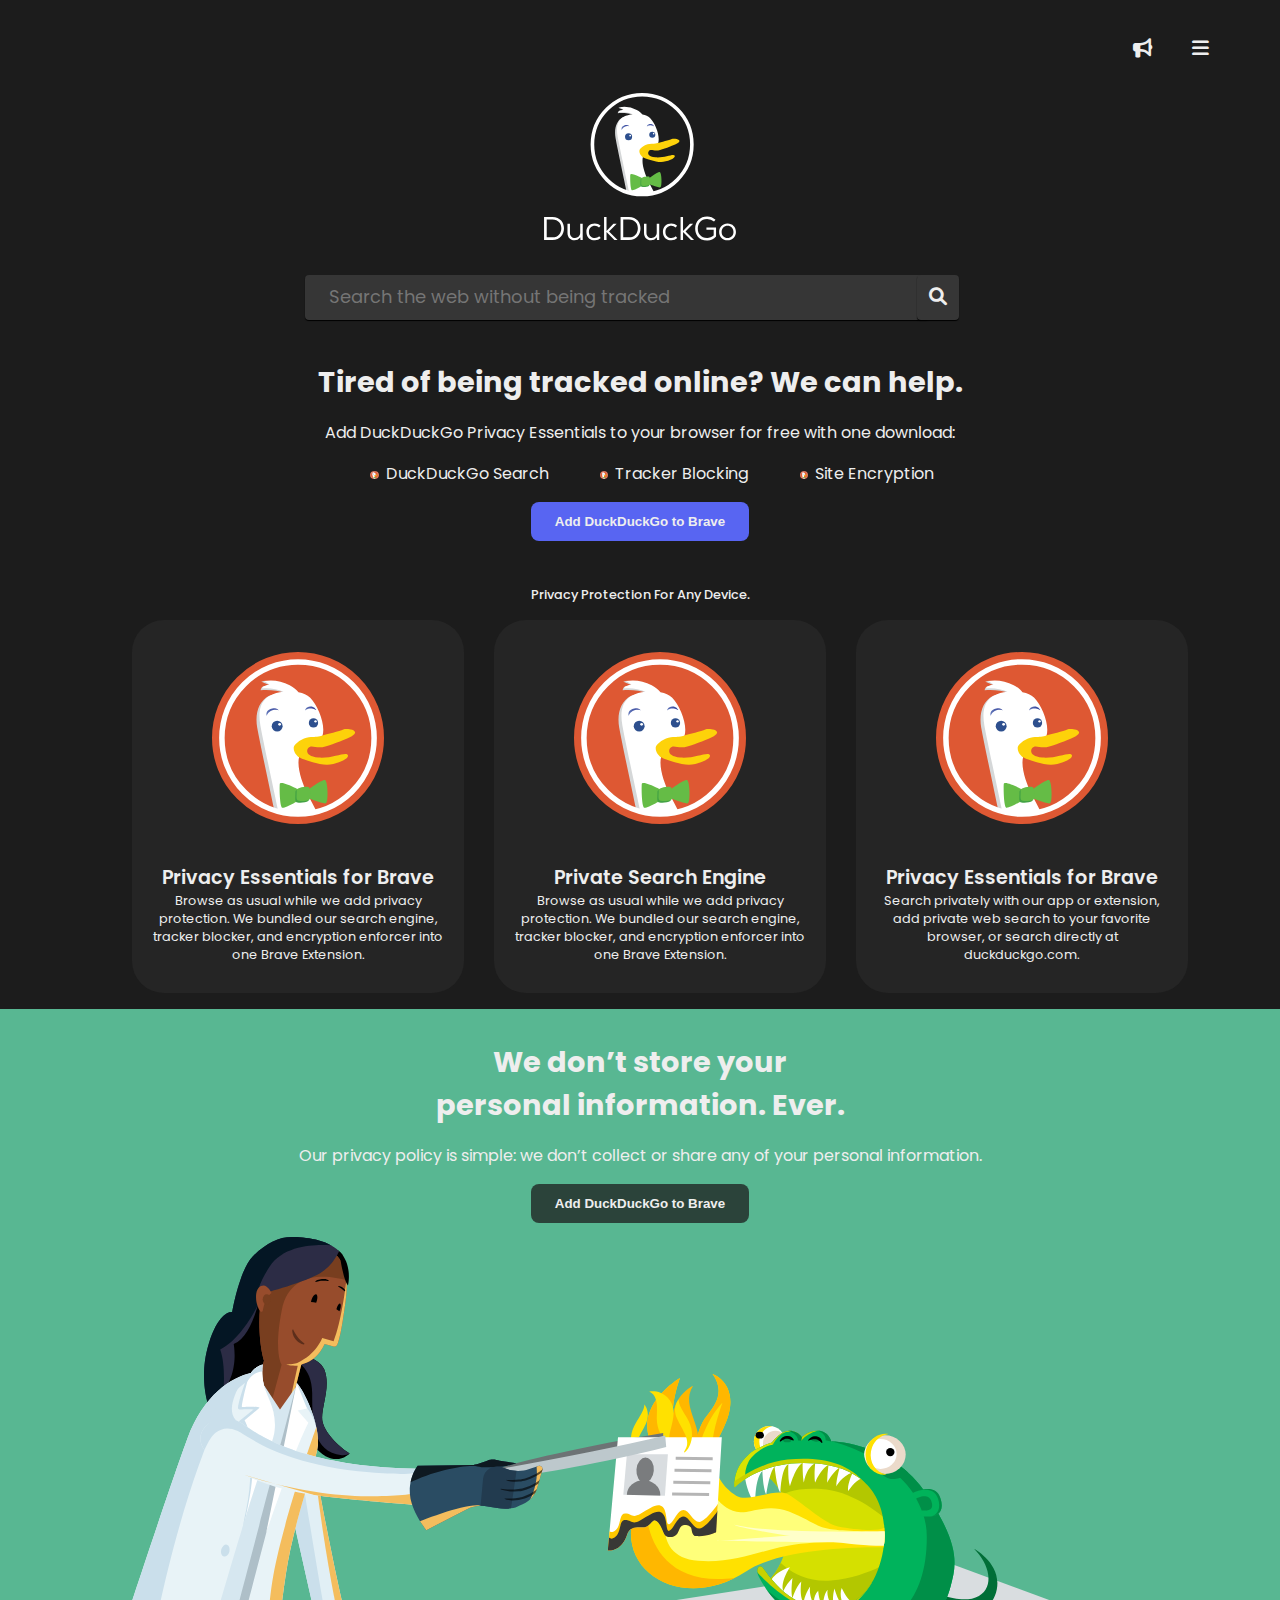
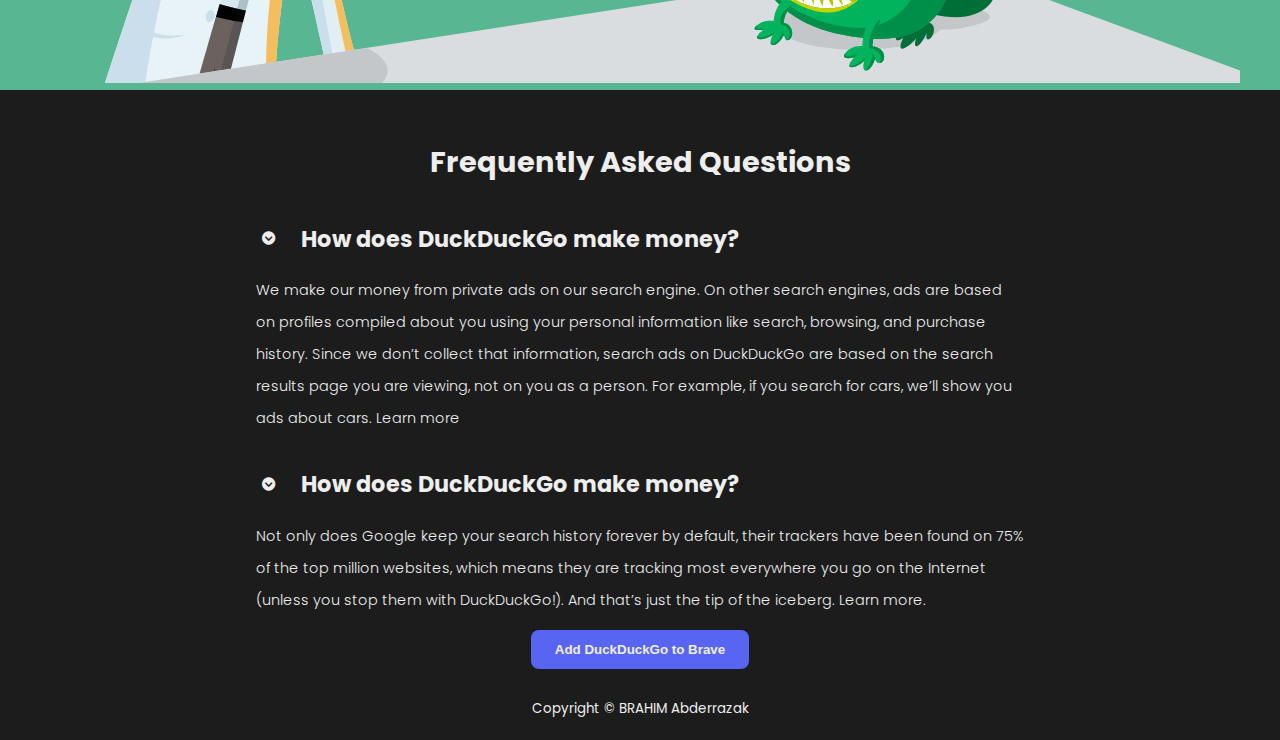
<file: duckduckgo_clone/index.html>
<!DOCTYPE html>
<html lang="en">
<head>
    <meta charset="UTF-8">
    <meta http-equiv="X-UA-Compatible" content="IE=edge">
    <meta name="viewport" content="width=device-width, initial-scale=1.0">
    <link rel="stylesheet" href="css/style.css">
    <link href="https://fonts.googleapis.com/css2?family=Poppins:wght@100;200;300;400;500;600;700;800;900&display=swap" rel="stylesheet">
    <link rel="stylesheet" href="https://cdnjs.cloudflare.com/ajax/libs/font-awesome/6.0.0/css/all.min.css"
        integrity="sha512-9usAa10IRO0HhonpyAIVpjrylPvoDwiPUiKdWk5t3PyolY1cOd4DSE0Ga+ri4AuTroPR5aQvXU9xC6qOPnzFeg=="
        crossorigin="anonymous" referrerpolicy="no-referrer" />
    <link rel="icon" href="img/favicon.svg" type="image/x-icon">
    <title>DuckDuckGo -- Privacy, simplified, duckduckgo.com</title>
</head>
<body>
    <header class="header">
        <nav class="nav-bar">
            <button class="icon-btn icon-btn-lg"><i class="fa-solid fa-bullhorn"></i></button>
            <button class="icon-btn icon-btn-lg sidebar_btn"><i class="fa-solid fa-bars"></i></button>
        </nav>
    </header>
    <aside class="sidebar invisible">
        <button class="icon-btn icon-btn-lg close-button sidebar_btn"><i class="fa-solid fa-times"></i></button>
        <h6>Settings</h6>
        <ul class="menu-list">
            <li><a href="#">Themes</a></li>
            <li><a href="#">All Settings</a></li>
            <li><a href="#">!Bang Search Shortcuts</a></li>
        </ul>
    </aside>
    <main class="main">
        <div class="container"></div>
        <img src="img/logo.svg" alt="logo" class="logo">
        <div class="searchbar">
            <input type="text" name="" id="" class="form-control" placeholder="Search the web without being tracked">
            <button class="btn btn-dark"><i class="fa-solid fa-search"></i></button>
        </div>
        <div class="tag-div">
            <div class="container">
                <h1 class="tagline">Tired of being tracked online? We can help.</h1>
                <p>Add DuckDuckGo Privacy Essentials to your browser for free with one download:</p>
                <ul class="inline-ul checkmark-ul">
                    <li>DuckDuckGo Search</li>
                    <li>Tracker Blocking</li>
                    <li>Site Encryption</li>
                </ul>
                <button class="btn btn-primary">Add DuckDuckGo to Brave</button>
            </div>
        </div>
        <div class="features-div">
            <div class="container">
                <h3 class="tagline">Privacy Protection For Any Device.</h3>
                <ul class="cards-list">
                    <div class="card">
                        <img src="img/favicon.svg">
                        <h2>Privacy Essentials for Brave</h2>
                        <p>Browse as usual while we add privacy protection. We bundled our search engine, tracker blocker, and encryption enforcer into one Brave Extension.</p>
                    </div>
                    <div class="card">
                        <img src="img/favicon.svg">
                        <h2>Private Search Engine</h2>
                        <p>Browse as usual while we add privacy protection. We bundled our search engine, tracker blocker, and encryption enforcer into one Brave Extension.</p>
                    </div>
                    <div class="card">
                        <img src="img/favicon.svg">
                        <h2>Privacy Essentials for Brave</h2>
                        <p>Search privately with our app or extension, add private web search to your favorite browser, or search directly at duckduckgo.com.</p>
                    </div>
                </ul>
            </div>
        </div>
        <div class="main-feature-div">
            <div>
                <h1 class="tagline">We don’t store your<br> personal information. Ever.</h1>
                <p>Our privacy policy is simple: we don’t collect
                or share any of your personal information.</p>
                <button class="btn btn-dark">Add DuckDuckGo to Brave</button>
            </div>
            <img src="img/bottom.svg" alt="" srcset="">
        </div>
        <div class="faq-div">
            <div class="container">
                <h1>Frequently Asked Questions</h1>
                <div class="faq">
                    <div class="question">
                        <button class="icon-btn"><i class="fa-solid fa-circle-chevron-down"></i></button>
                        <h2>How does DuckDuckGo make money?</h2>
                    </div>
                    <div class="answer">
                        <p style="margin-top:0px">We make our money from private ads on our search engine. On other search engines, ads are based on profiles compiled about you using your personal information like search, browsing, and purchase history. Since we don’t collect that information, search ads on DuckDuckGo are based on the search results page you are viewing, not on you as a person. For example, if you search for cars, we’ll show you ads about cars. Learn more</p>
                    </div>
                </div>
                <div class="faq">
                    <div class="question">
                        <button class="icon-btn"><i class="fa-solid fa-circle-chevron-down"></i></button>
                        <h2>How does DuckDuckGo make money?</h2>
                    </div>
                    <div class="answer">
                        <p style="margin-top:0px">Not only does Google keep your search history forever by default, their trackers have been found on 75% of the top million websites, which means they are tracking most everywhere you go on the Internet (unless you stop them with DuckDuckGo!). And that’s just the tip of the iceberg. Learn more.</p>
                    </div>
                </div>
            </div>
        </div>
        <div style="margin-bottom: 1rem;">
            <button class="btn btn-primary">Add DuckDuckGo to Brave</button>
        </div>
    </main>
    <footer>
        <p class="muted"> Copyright &copy; BRAHIM Abderrazak</p>
    </footer>
    <script src="js/script.js"></script>
</body>
</html>
</file>
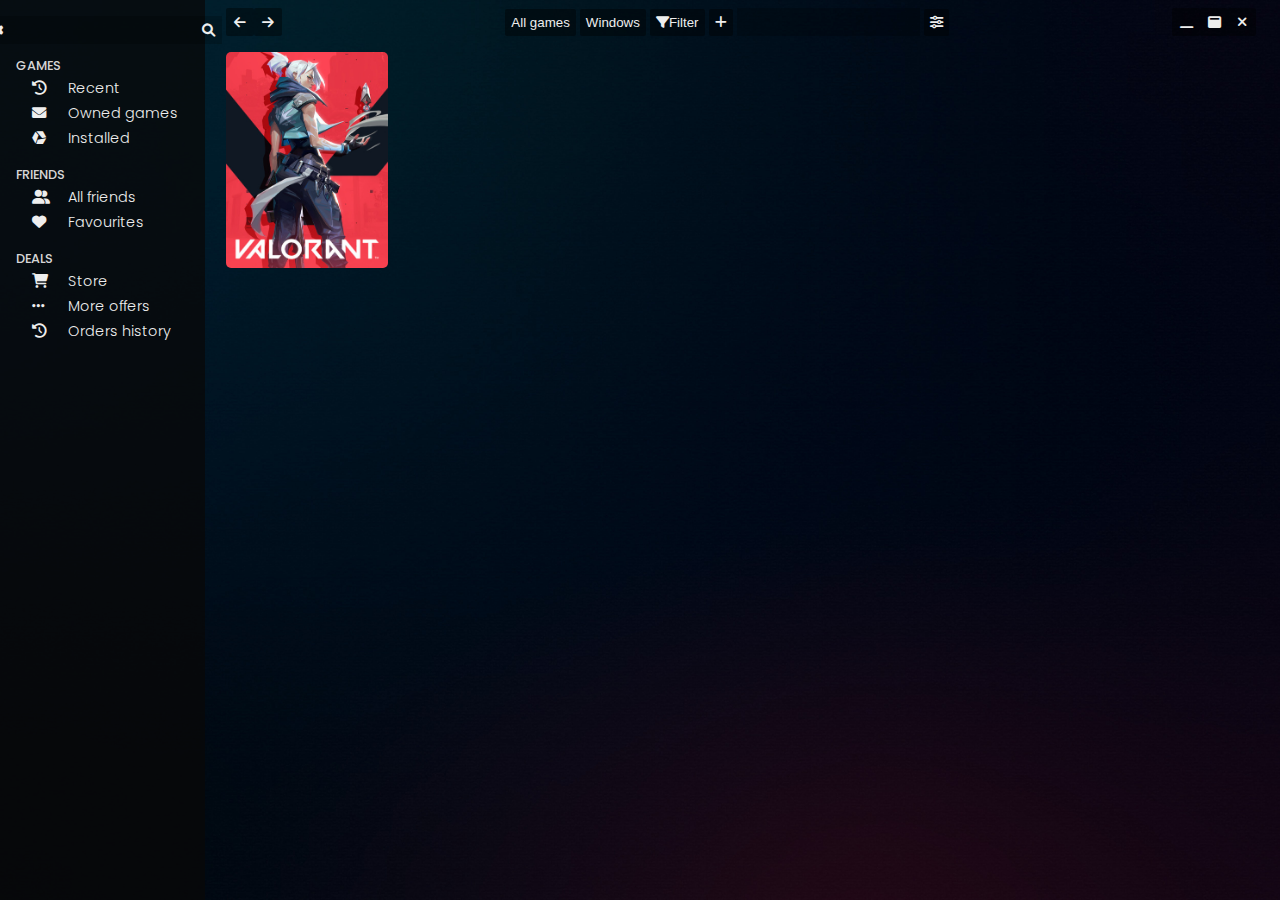
<file: game_launcher/index.html>
<!DOCTYPE html>
<html lang="en">
<head>
    <meta charset="UTF-8">
    <meta http-equiv="X-UA-Compatible" content="IE=edge">
    <meta name="viewport" content="width=device-width, initial-scale=1.0">
    <link rel="stylesheet" href="css/styles.css">
    <link rel="preconnect" href="https://fonts.googleapis.com">
    <link rel="preconnect" href="https://fonts.gstatic.com" crossorigin>
    <link href="https://fonts.googleapis.com/css2?family=Poppins:wght@100;200;300;400;500;600;700;800;900&display=swap" rel="stylesheet">
    <link rel="stylesheet" href="https://cdnjs.cloudflare.com/ajax/libs/font-awesome/6.0.0/css/all.min.css"/>
    <link rel="icon" href="img/favicon.svg" type="image/x-icon">
    <title>Document</title>
</head>
<body>
    <aside class="sidebar">
        <div class="searchbar">
            <button class="btn icon_btn"><i class="fa-solid fa-cog"></i></button>
            <input type="text" name="" id="" class="form-control">
            <button class="btn icon_btn"><i class="fa-solid fa-search"></i></button>
        </div>
        <h3>GAMES</h3>
        <ul>
            <li><a href="#"><i class="fa-solid fa-clock-rotate-left"></i> Recent </a></li>
            <li><a href="#"><i class="fa-solid fa-envelope"></i> Owned games</a></li>
            <li><a href="#"><i class="fa-brands fa-instalod"></i> Installed</a></li>
        </ul>
        <h3>FRIENDS</h3>
        <ul>
            <li><a href="#"><i class="fa-solid fa-user-group"></i> All friends</a></li>
            <li><a href="#"><i class="fa-solid fa-heart"></i> Favourites</a></li>
        </ul>
        <h3>DEALS</h3>
        <ul>
            <li><a href="#"><i class="fa-solid fa-cart-shopping"></i> Store</a></li>
            <li><a href="#"><i class="fa-solid fa-ellipsis"></i> More offers</a></li>
            <li><a href="#"><i class="fa-solid fa-clock-rotate-left"></i> Orders history</a></li>
        </ul>
    </aside>
    <main class="main">
        <header class="header">
            <div class="btn-group">
                <button class="btn icon_btn darker_btn"><i class="fa-solid fa-arrow-left"></i></button>
                <button class="btn icon_btn darker_btn"><i class="fa-solid fa-arrow-right"></i></button>
            </div>
            <div class="searchbar">
                <button class="btn darker_btn">All games</button>
                <button class="btn darker_btn">Windows</button>
                <button class="btn darker_btn"><i class="fa-solid fa-filter"></i>Filter</button>
                <button class="btn darker_btn"><i class="fa-solid fa-plus"></i></button>
                <input type="text" name="" id="" class="form-control">
                <button class="btn darker_btn"><i class="fa-solid fa-sliders"></i></button>
            </div>
            <div class="btn-group">
                <button class="btn icon_btn darker_btn"><i class="fa-solid fa-window-minimize"></i></button>
                <button class="btn icon_btn darker_btn"><i class="fa-solid fa-window-maximize"></i></button>
                <button class="btn icon_btn darker_btn"><i class="fa-solid fa-xmark"></i></button>
            </div>
        </header>
        <section class="game-library">
            <div>
                <img class="card" src="img/valorant.jpg">
                <span class="tooltip"> Valorant</span>
            </div>
        </section>
    </main>
</body>
</html>
</file>
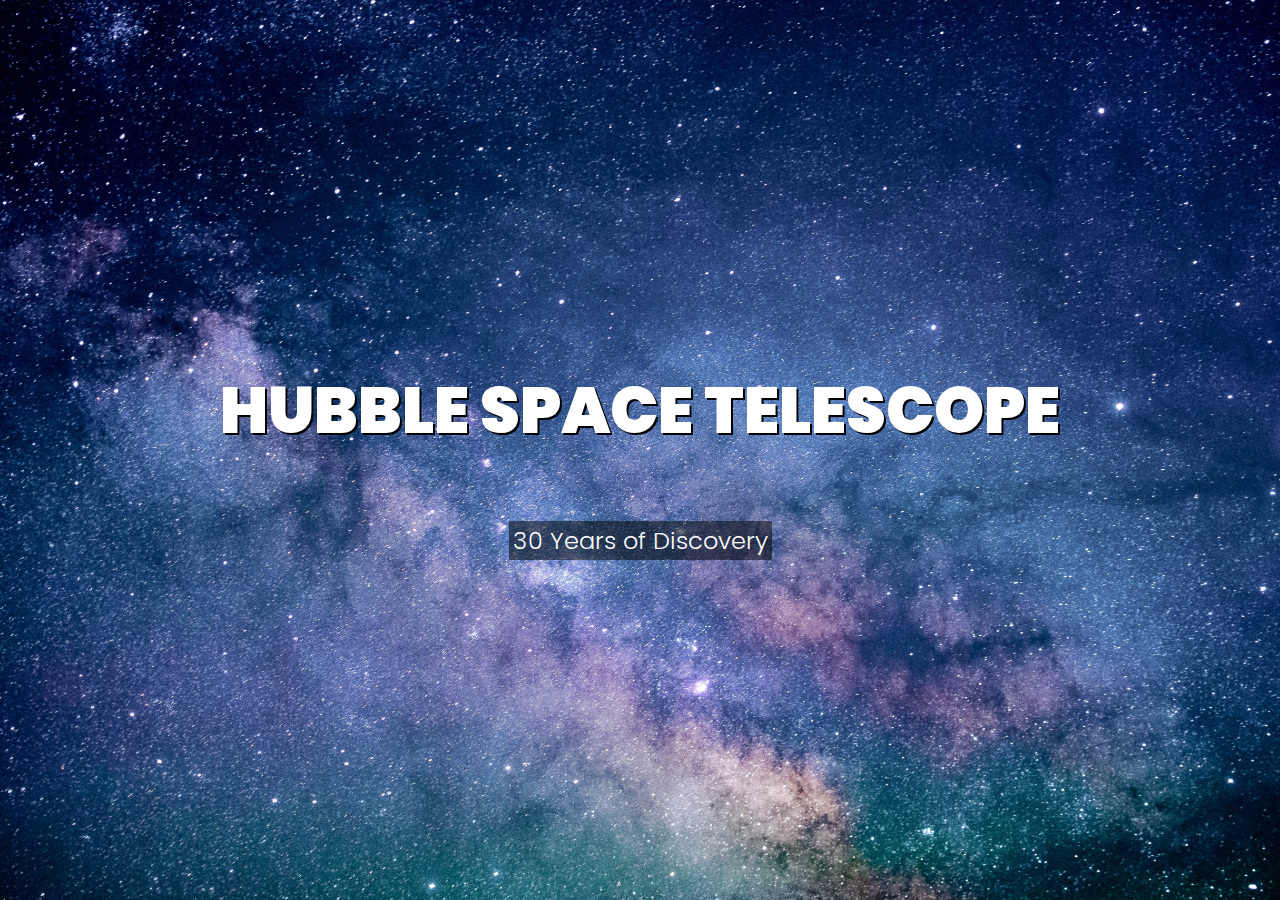
<file: landing_page/index.html>
<!DOCTYPE html>
<html lang="en">
<head>
    <meta charset="UTF-8">
    <meta http-equiv="X-UA-Compatible" content="IE=edge">
    <meta name="viewport" content="width=device-width, initial-scale=1.0">
    <link rel="stylesheet" href="style.css">
    <link rel="preconnect" href="https://fonts.googleapis.com">
    <link rel="preconnect" href="https://fonts.gstatic.com" crossorigin>
    <link href="https://fonts.googleapis.com/css2?family=Poppins:wght@300;900&display=swap" rel="stylesheet">
    <title>Document</title>
</head>
<body>
    <div class="container">
        <h1 class="title">HUBBLE SPACE TELESCOPE</h1>
        <h2 class="subtitle">30 Years of Discovery</h2>
    </div>
</body>
</html>
</file>
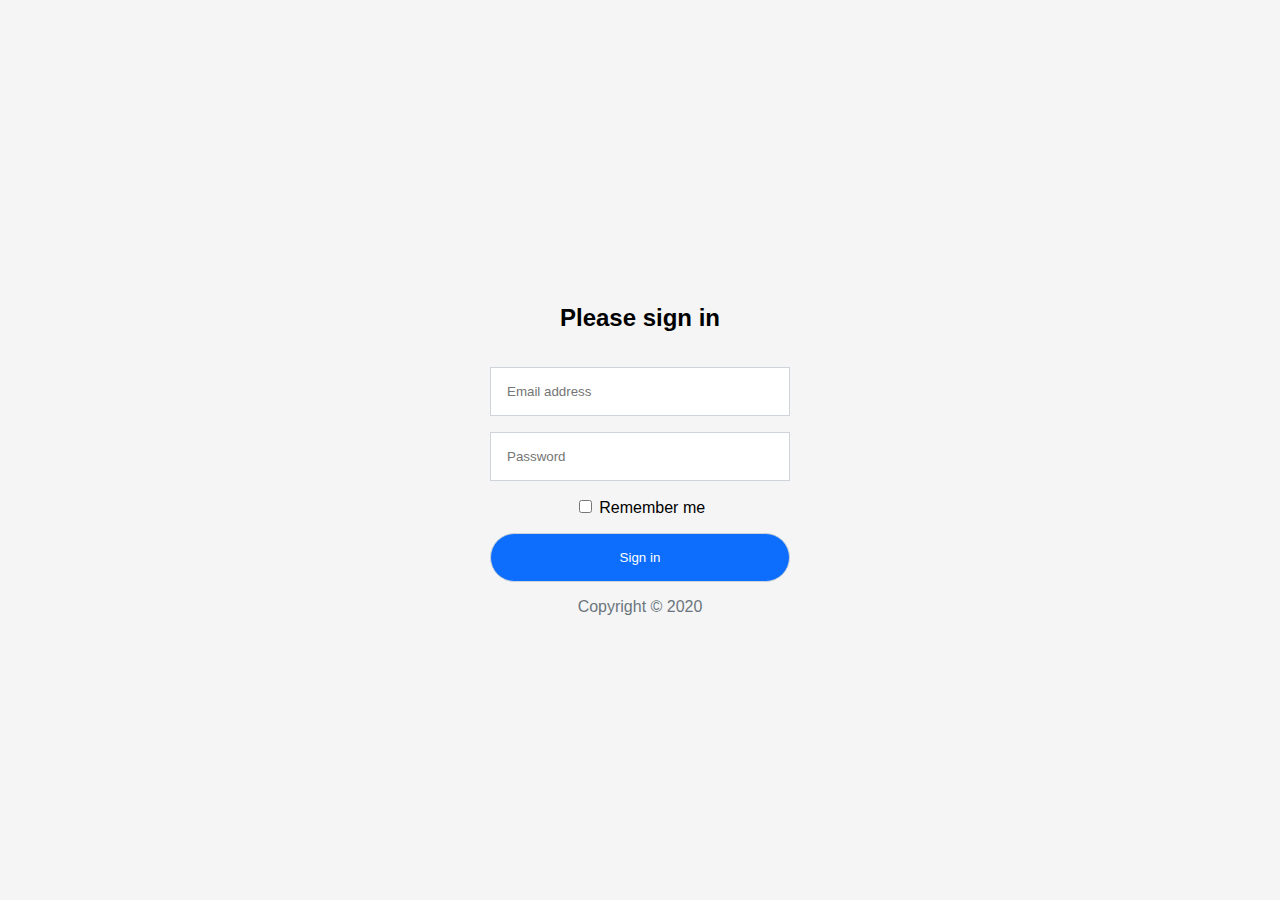
<file: login_page/index.html>
<!DOCTYPE html>
<html lang="en">
<head>
    <meta charset="UTF-8">
    <meta http-equiv="X-UA-Compatible" content="IE=edge">
    <meta name="viewport" content="width=device-width, initial-scale=1.0">
    <link rel="stylesheet" href="style.css">
    <link rel="preconnect" href="https://fonts.googleapis.com">
    <link rel="preconnect" href="https://fonts.gstatic.com" crossorigin>
    <link href="https://fonts.googleapis.com/css2?family=Poppins:wght@300;900&display=swap" rel="stylesheet">
    <link rel="stylesheet" href="https://cdnjs.cloudflare.com/ajax/libs/font-awesome/6.0.0/css/all.min.css" integrity="sha512-9usAa10IRO0HhonpyAIVpjrylPvoDwiPUiKdWk5t3PyolY1cOd4DSE0Ga+ri4AuTroPR5aQvXU9xC6qOPnzFeg==" crossorigin="anonymous" referrerpolicy="no-referrer" />
    <title>Document</title>
</head>
<body>
    <div class="container">
        <form class="login-form">
            <h2> Please sign in</h2>
            <div class="form-group">
                <input class="form-control" type="text" name="" id="" placeholder="Email address">
            </div>
            <div class="form-group">
                <input class="form-control" type="password" name="" id="" placeholder="Password">
            </div>
            <div class="form-group">
                <input type="checkbox" name="" id="remember">
                <label for="remember">Remember me</label>
            </div>
            <div class="form-group">
                <input class="btn" type="submit" value="Sign in">
            </div>
            <div class="form-group">
                <p class="muted">Copyright &copy; 2020</p>
            </div>
        </form>
    </div>
</body>
</html>
</file>
<file: duckduckgo_clone/css/style.css>
:root{
    --dark-color : #1c1c1c;
    --dark-light-color : #363636;
    --light-color : #eeeeee;
    --primary-color: #5865F2;
}
body{
    background-color: var(--dark-color);
    color: var(--light-color);
    font-family: 'Poppins', sans-serif;
    box-sizing: border-box;
    text-align: center;
}
h1{
    font-size: 1.8rem;
}
h2{
    font-size: 1.4rem;
}
h3{
    font-size: 0.8rem;
}
*::placeholder{
    font-family: 'Poppins', sans-serif;
}

.icon-btn{
    display: flex;
    justify-content: center;
    align-items: center;
    background-color: rgba(0, 0, 0, 0);
    border: none;
    outline: 0;
    color: var(--light-color);
    cursor: pointer;
}
.icon-btn-lg{
    width:48px;
    height:48px;
}
.icon-btn-lg > i{
    font-size: 1.2rem;
}

.nav-bar{
    display: flex;
    justify-content: flex-end;
    gap: 10px;
    padding: 1rem 3rem;
}

.main{
    display: flex;
    align-items: center;
    flex-direction: column;
    
}

.logo{
    width:12rem;
    width:12rem;
    margin-bottom: 2rem;
}

.searchbar{
    margin-bottom: 1.4rem;
}

.searchbar input{
    width: 36rem;
    padding: 0.75rem 1.5rem;
    margin: 0;
    border: none;
    border-radius: 4px;
    outline: 0;
    background-color: var(--dark-light-color);
    font-size: large;
    box-shadow: 0px 1px 1px #000000;
}
.searchbar button{
    position: relative;
    left: -16px;
    padding: 0.75rem 0.75rem;
    margin: 0;
    border-radius: 4px;
    background-color: var(--dark-light-color);
    color: var(--light-color);
    box-shadow: 0px 1px 1px #000000;
    font-size: large;
}

.btn{
    padding: .75rem 1.5rem;
    border-radius: 0.5rem;
    outline: 0;
    border: none;
}
.btn-primary{
    background-color: var(--primary-color);
    color: var(--light-color);
    font-weight: 600;
}
.btn-dark{
    background-color: rgba(28, 28, 28, 0.75);
    color: var(--light-color);
    font-weight: 600;
}

.tag-div{
    margin-bottom: 2rem;
}
.tag-div h1{
    margin-bottom: .75rem;
}

.inline-ul{
    display: flex;
    flex-direction: row;
    flex-wrap: wrap;
    gap: 10px;
    justify-content: space-around;
}
.checkmark-ul{
    list-style: url("../img/favicon.svg");
}

.features-div h3{
    font-weight: 500;
    margin-bottom: .75rem;
}

.cards-list{
    display: flex;
    flex-direction: row;
    flex-wrap: wrap;
    gap: 30px;
    justify-content:center;
}
.card{
    border-radius: 2rem;
    padding: 1rem 1rem;
    max-width: 30ch;
    background-color: #252525;
}
.card img{
    margin: 1rem 4rem;
    width:auto
}
.card h2{
    font-weight: 600;
    font-size: 1.2rem;
    margin-bottom: 0;
}
.card p{
    margin-top: 0;
    font-size: 0.8rem;
}

.main-feature-div{
    padding-top: 2rem;
    padding-bottom: 0;
    margin-bottom: 2rem;
    width: 100vw;
    background-color: #58b792;
    text-align: center;
}
.main-feature-div::before{
    background-image: url('../img/logo.svg');
    background-repeat: no-repeat;
    background-size: cover;
    content:" ";
}
.main-feature-div h1{
    margin: auto;
}
.container{
    max-width: 1140px;
    margin-right: auto;
    margin-left: auto;
}
.faq-div{
    max-width: 768px;
}
.faq{
    text-align: left;
}

.faq p{
    font-weight: 300;
    line-height: 2rem;
    font-size: 0.9rem;
}

.question{
    display:flex;
    flex-direction: row;
    align-items: center;
    gap: 20px
}

.sidebar{
    position: fixed;
    right: 0;
    left: 80%;
    background-color: #363636;
    top: 0;
    bottom: 0;
    text-align: left;
    padding: 0rem 1rem;
}
.sidebar h6{
    margin-bottom: 0;
}
.sidebar .menu-list{
    margin-top: 0.5rem;
    list-style: none;
    padding-left: 1rem;
    font-size: 0.8rem;
}
.sidebar .menu-list a{
    text-decoration: none;
    color:#eeeeee;
}


.muted {
    color:#eeeeee;
    font-size: smaller;
}
.invisible {
    display: none;
}
.close-button{
    position: fixed;
    right: 0rem;
    top: 0.5rem;
}
footer{
    display: flex;
    justify-content: center;
}
</file>
<file: game_launcher/css/styles.css>
:root{
   --color-bg-dark : #181818;
   --color-text-light: #eeeeee;
   --color-text-light2: #d6d6d6;
   --color-text-light-hover: #c5c5c5;
   --color-transparent: rgba(0,0,0,0);
}
*, *::after, *::before{
    box-sizing: border-box;
}
body {
  font-family: 'Poppins', sans-serif;
  background-image: url('../img/bg.jpg');
  background-repeat: no-repeat;
  background-size: 100vw 100vh;
  color: var(--color-text-light);
}
img{
    width:100%;
    height:auto;
}
h1{
    font-size: 1.6rem;
}
h2{
    font-size: 1.2rem;
}
h3{
    font-size: 0.8rem;
}
p{
    font-size: 0.6rem;
}

.btn{
    background-color: rgba(0,0,0,0.2);
    padding: 6px;
    color: var(--color-text-light);
    outline: 0;
    border: none;
    cursor: pointer;
}
.icon_btn{
    width:28px;
    height:28px;
    text-align: center;
}
.darker_btn{
    background-color: rgba(0,0,0,0.4);
    border-radius: 2px;
}


/* SIDE BAR */
.sidebar i{
    height: auto;
    width: 16px;
    margin-right: 1rem;
}
.sidebar{
    position: absolute;
    top: 0;
    left: 0;
    max-width: 16%;
    height: 100vh;
    padding: 1rem;
    background-color: rgba(8, 8, 8, 0.75);
}
.sidebar .searchbar{
    display: flex;
    flex-wrap: nowrap;
    flex-direction: row;
    flex-shrink: 5;
    justify-content: center;
    align-items: center;
}
.sidebar .searchbar input{
    background-color: rgba(0,0,0,0.2);
    padding: 0.2rem;
    color: var(--color-text-light2);
    height: 28px;
    outline: 0;
    border: 0;
}
.sidebar .searchbar button{
    background-color: rgba(0,0,0,0.2);
}
.sidebar h3{
    margin-bottom: 0;
    color: var(--color-text-light2);
    font-weight: 500;
}
.sidebar ul{
    list-style: none;
    margin-top: 0;
    padding-left: 1rem;
}
.sidebar ul li a{
    text-decoration: none;
    color: var(--color-text-light);
    font-size: 0.9rem;
    font-weight: 300;
}
.sidebar ul li a:hover{
    color: var(--color-text-light-hover);
}
.header{
    padding: 0 1rem 0 1rem;
    display: flex;
    flex-direction: row;
    flex-wrap: nowrap;
    justify-content: space-between;
}
.header input{
    background-color: rgba(0,0,0,0.2);
    padding: 0.2rem;
    color: var(--color-text-light2);
    height: 100%;
    outline: 0;
    border: none;
}
.btn-group{
    display:flex;
    flex-direction: row;
    flex-wrap: nowrap;
}
.game-library{
    padding: 1rem;
    display: flex;
    flex-direction: row;
    flex-wrap: wrap;
    gap: 10px;
}
.card{
    width: 162px;
    height: auto;
    border-radius: 5px;
    transition: 0.2s;
}
.card:hover{
    filter: brightness(0.4);
}
.tooltip{
    opacity: 0;
    position: relative;
    margin: 0;
    top: -50%;
    left: -50%;
    transition: 0.2s;
    visibility: hidden;
    cursor: default;
}
.card:hover+.tooltip{
    opacity: 1;
    visibility: visible;
}
.main{
    margin-left: 16%;
}
</file>
<file: landing_page/style.css>
body{
    margin: 0;
    padding: 0;
}
.container{
    background: url("bg.jpg");
    background-size: cover;
    width: 100%;
    height: 100vh;
    margin: 0;
    padding: 0;
    display: flex;
    justify-content: center;
    align-items: center;
    flex-direction: column;
}

.title{
    color: white;
    font-size: 4rem;
    text-shadow: 2px 2px black;
    font-family: 'Poppins', sans-serif;
    font-weight: 900;
}

.subtitle{
    color: white;
    font-family: 'Poppins', sans-serif;
    font-weight: 300;
    background: rgba(0,0,0,0.5);
    padding: 2px 4px;
    border-radius: 2px;
}
</file>
<file: login_page/style.css>
body {
  font-family: -apple-system, BlinkMacSystemFont, 'Segoe UI', Roboto, Oxygen, Ubuntu, Cantarell, 'Open Sans', 'Helvetica Neue', sans-serif;
  background-color: #f5f5f5;
  margin: 0;
}
*{
    box-sizing: border-box;
}

.container{
    width: 100%;
    height: 100vh;
    display: flex;
    justify-content: center;
    align-items: center;
}
.login-form{
    padding: 0;
    margin: 0;
    width: 300px;
    text-align: center;
}
.form-group{
    margin-bottom: 1rem;
}
.form-control, h2, .btn{
    border-color: #ced4da;
    width: 100%;
    padding: 1rem 1rem;
}
.btn{
    color:white
}
input{
    border: 1px solid gray;
    transition: border .15s, box-shadow .15s;
    outline: 0;
}
input:focus{
    border: 1px solid #86b7fe;
    box-shadow: 0px 0px 0px 2px #b9d3fa;
}
input[type="submit"]{
    border-radius: 2rem;
    background-color: #0d6efd;
}

.muted {
  color: #6c757d;
}
</file>
